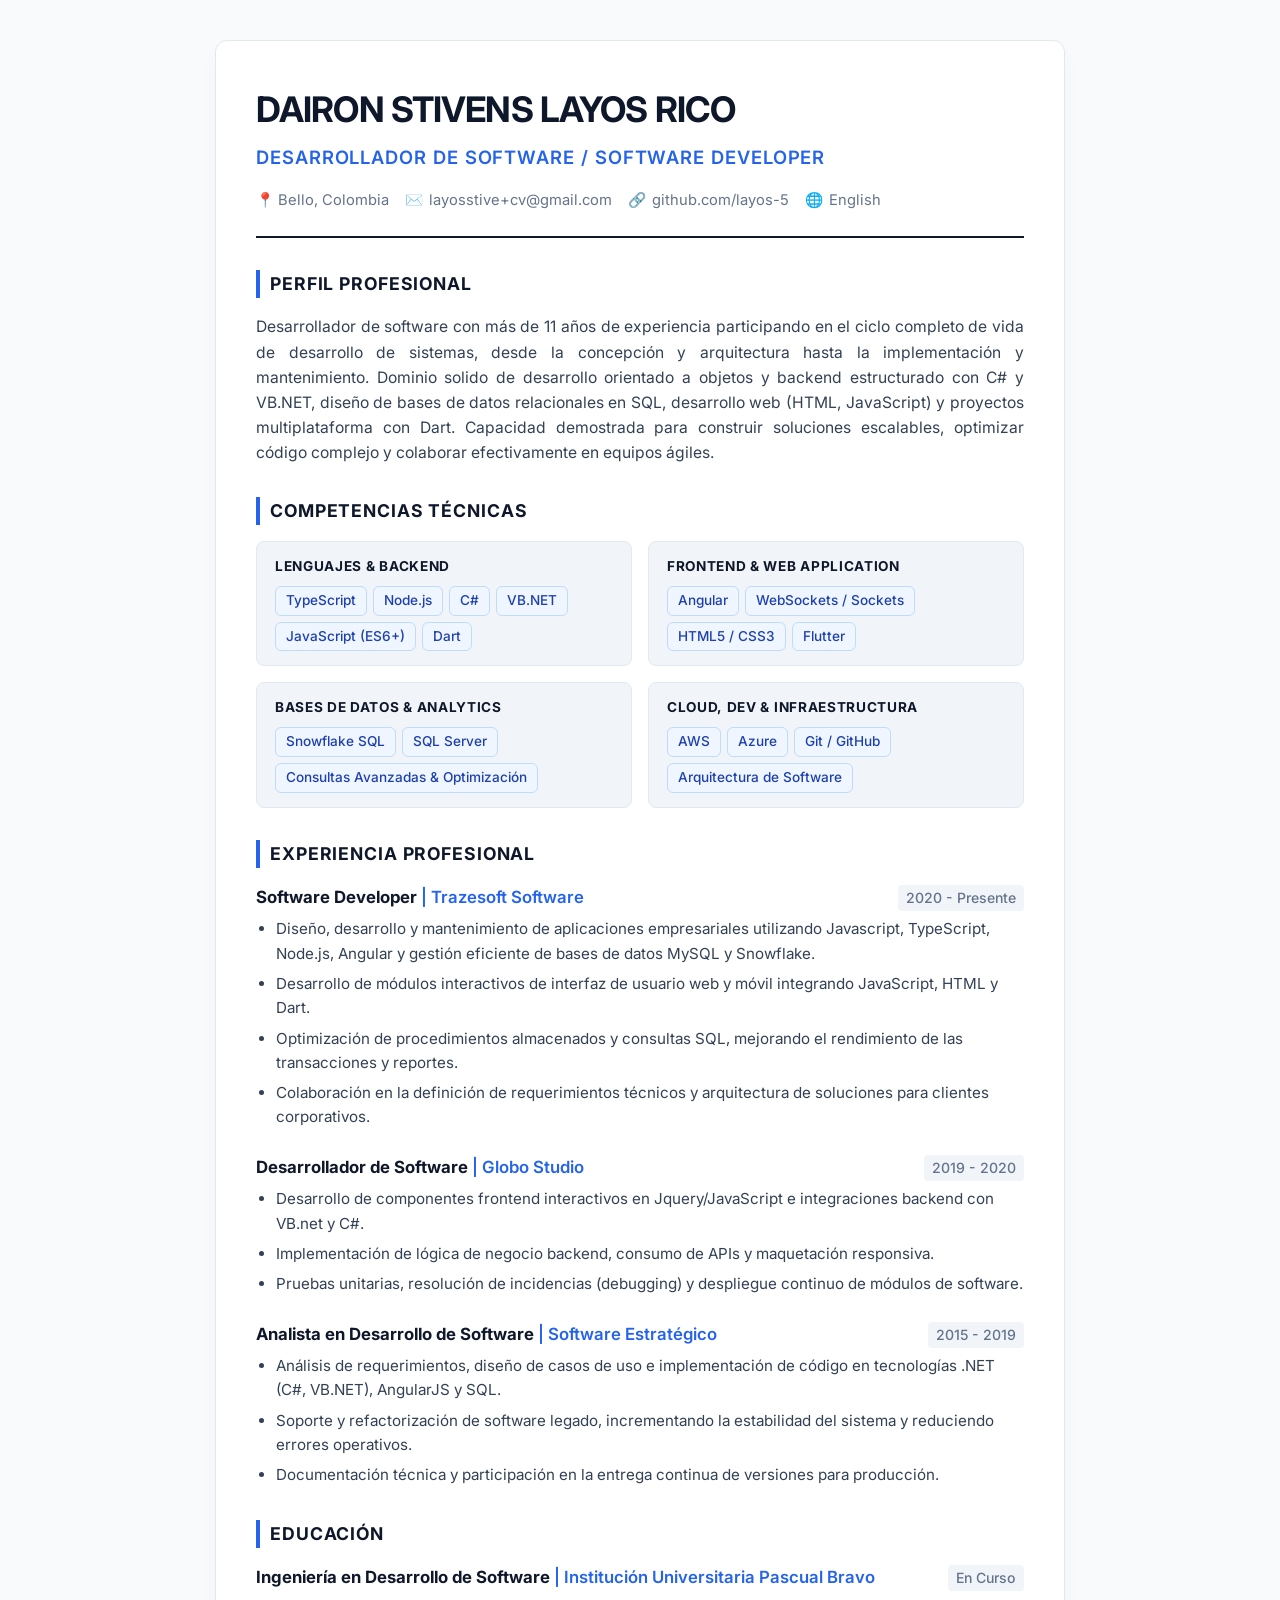
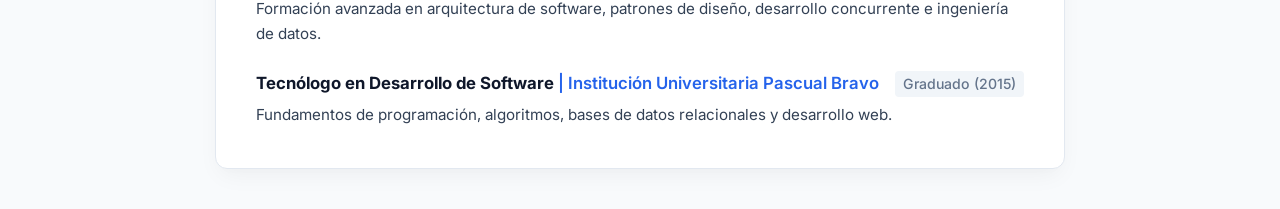
<file: index.html>
<!DOCTYPE html>
<html lang="es">
<head>
    <meta charset="UTF-8">
    <meta http-equiv="X-UA-Compatible" content="IE=edge">
    <meta name="viewport" content="width=device-width, initial-scale=1.0">
    
    <title>Dairon Stivens Layos Rico - Software Developer CV</title>
    
    <link rel="preconnect" href="https://fonts.googleapis.com">
    <link rel="preconnect" href="https://fonts.gstatic.com" crossorigin>
    <link href="https://fonts.googleapis.com/css2?family=Inter:wght@300;400;500;600;700&display=swap" rel="stylesheet">

    <link href="css/style.css" rel="stylesheet" />
    
</head>
<body>

    <main class="cv-container">
        
        <!-- Header -->
        <header>
            <h1 class="name">Dairon Stivens Layos Rico</h1>
            <div class="subtitle">Desarrollador de Software / Software Developer</div>
            <div class="contact-bar">
                
                <div class="contact-item">
                    📍 Bello, Colombia
                </div>
                
                <div class="contact-item">
                    ✉️ <a href="mailto:layosstive+cv@gmail.com">layosstive+cv@gmail.com</a>
                </div>
                
                <div class="contact-item">
                    🔗 <a href="https://github.com/layos-5" target="_blank">github.com/layos-5</a>                    
                </div>

                <div class="contact-item lang-switch">
                    🌐 <a href="index_en.html">English</a>
                </div>
            </div>
        </header>

        <!-- Perfil Profesional -->
        <section>
            <h2 class="section-title">Perfil Profesional</h2>
            <p class="profile-text">
                Desarrollador de software con más de 11 años de experiencia participando en el ciclo completo de vida de desarrollo de sistemas, desde la concepción y arquitectura hasta la implementación y mantenimiento. Dominio solido de desarrollo orientado a objetos y backend estructurado con C# y VB.NET, diseño de bases de datos relacionales en SQL, desarrollo web (HTML, JavaScript) y proyectos multiplataforma con Dart. Capacidad demostrada para construir soluciones escalables, optimizar código complejo y colaborar efectivamente en equipos ágiles.
            </p>
        </section>

        <!-- Competencias T茅cnicas -->
        <section>
            <h2 class="section-title">Competencias Técnicas</h2>
            <div class="skills-grid">
                
                <div class="skill-group">
                    <div class="skill-group-title">Lenguajes & Backend</div>
                    <div class="badges">
                        <span class="badge">TypeScript</span>
                        <span class="badge">Node.js</span>
                        <span class="badge">C#</span>
                        <span class="badge">VB.NET</span>
                        <span class="badge">JavaScript (ES6+)</span>
                        <span class="badge">Dart</span>
                    </div>
                </div>
                
                <div class="skill-group">
                    <div class="skill-group-title">Frontend & Web Application</div>
                    <div class="badges">
                        <span class="badge">Angular</span>
                        <span class="badge">WebSockets / Sockets</span>
                        <span class="badge">HTML5 / CSS3</span>
                        <span class="badge">Flutter</span>
                    </div>
                </div>
                
                <div class="skill-group">
                    <div class="skill-group-title">Bases de Datos & Analytics</div>
                    <div class="badges">
                        <span class="badge">Snowflake SQL</span>
                        <span class="badge">SQL Server</span>
                        <span class="badge">Consultas Avanzadas & Optimización</span>
                    </div>
                </div>
                
                <div class="skill-group">
                    <div class="skill-group-title">Cloud, Dev & Infraestructura</div>
                    <div class="badges">
                        <span class="badge">AWS</span>
                        <span class="badge">Azure</span>
                        <span class="badge">Git / GitHub</span>
                        <span class="badge">Arquitectura de Software</span>
                    </div>
                </div>            
            </div>
        </section>

        <!-- Experiencia Profesional -->
        <section>
            <h2 class="section-title">Experiencia Profesional</h2>

            <div class="timeline-item">
                <div class="item-header">
                    <div class="role">Software Developer <span class="company">| Trazesoft Software</span></div>
                    <div class="date">2020 - Presente</div>
                </div>
                <div class="item-body">
                    <ul>
                        <li>Diseño, desarrollo y mantenimiento de aplicaciones empresariales utilizando Javascript, TypeScript, Node.js, Angular y gestión eficiente de bases de datos MySQL y Snowflake.</li>
                        <li>Desarrollo de módulos interactivos de interfaz de usuario web y móvil integrando JavaScript, HTML y Dart.</li>
                        <li>Optimización de procedimientos almacenados y consultas SQL, mejorando el rendimiento de las transacciones y reportes.</li>
                        <li>Colaboración en la definición de requerimientos técnicos y arquitectura de soluciones para clientes corporativos.</li>
                    </ul>
                </div>
            </div>

            <div class="timeline-item">
                <div class="item-header">
                    <div class="role">Desarrollador de Software <span class="company">| Globo Studio</span></div>
                    <div class="date">2019 - 2020</div>
                </div>
                <div class="item-body">
                    <ul>
                        <li>Desarrollo de componentes frontend interactivos en Jquery/JavaScript e integraciones backend con VB.net y C#.</li>
                        <li>Implementación de lógica de negocio backend, consumo de APIs y maquetación responsiva.</li>
                        <li>Pruebas unitarias, resolución de incidencias (debugging) y despliegue continuo de módulos de software.</li>
                    </ul>
                </div>
            </div>

            <div class="timeline-item">
                <div class="item-header">
                    <div class="role">Analista en Desarrollo de Software <span class="company">| Software Estratégico</span></div>
                    <div class="date">2015 - 2019</div>
                </div>
                <div class="item-body">
                    <ul>
                        <li>Análisis de requerimientos, diseño de casos de uso e implementación de código en tecnologías .NET (C#, VB.NET), AngularJS y SQL.</li>
                        <li>Soporte y refactorización de software legado, incrementando la estabilidad del sistema y reduciendo errores operativos.</li>
                        <li>Documentación técnica y participación en la entrega continua de versiones para producción.</li>
                    </ul>
                </div>
            </div>
        </section>

        <!-- Educaci贸n -->
        <section>
            <h2 class="section-title">Educación</h2>

            <div class="timeline-item">
                <div class="item-header">
                    <div class="role">Ingeniería en Desarrollo de Software <span class="company">| Institución Universitaria Pascual Bravo</span> </div>
                    <div class="date">En Curso</div>
                </div>
                <div class="item-body">
                    <p style="font-size: 0.95rem; color: var(--text-main);">Formación avanzada en arquitectura de software, patrones de diseño, desarrollo concurrente e ingeniería de datos.</p>
                </div>
            </div>

            <div class="timeline-item">
                <div class="item-header">
                    <div class="role">Tecnólogo en Desarrollo de Software <span class="company">| Institución Universitaria Pascual Bravo</span></div>
                    <div class="date">Graduado (2015)</div>
                </div>
                <div class="item-body">
                    <p style="font-size: 0.95rem; color: var(--text-main);">Fundamentos de programación, algoritmos, bases de datos relacionales y desarrollo web.</p>
                </div>
            </div>
        </section>

    </main>

</body>
</html>
</file>
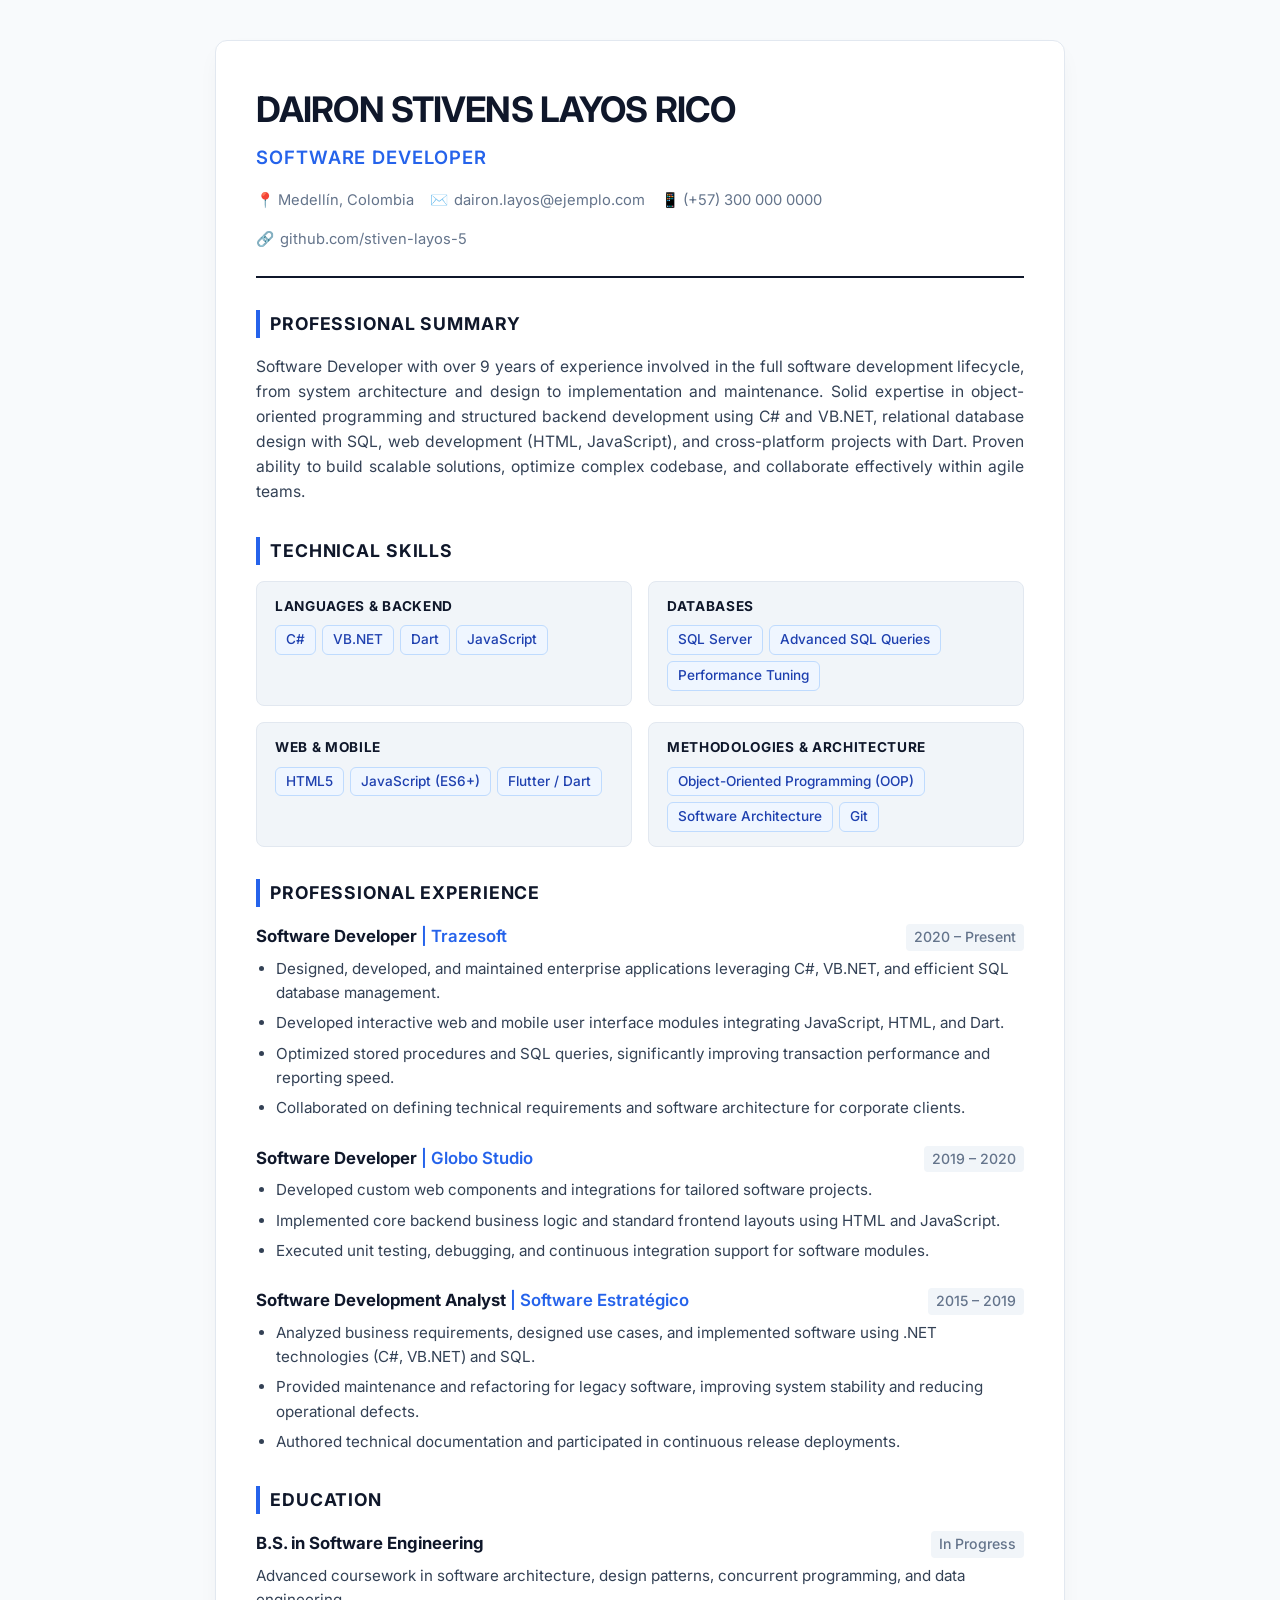
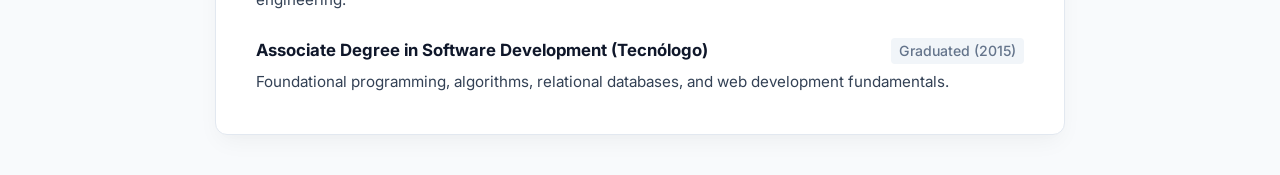
<file: en.html>
<!DOCTYPE html>
<html lang="en">
<head>
    <meta charset="UTF-8">
    <meta http-equiv="X-UA-Compatible" content="IE=edge">
    <meta name="viewport" content="width=device-width, initial-scale=1.0">
  
    <title>Dairon Stivens Layos Rico - Software Developer Resume</title>
  
    <link rel="preconnect" href="https://fonts.googleapis.com">
    <link rel="preconnect" href="https://fonts.gstatic.com" crossorigin>
    <link href="https://fonts.googleapis.com/css2?family=Inter:wght@300;400;500;600;700&display=swap" rel="stylesheet">

    <link href="css/style.css" rel="stylesheet" />
</head>
<body>

    <main class="cv-container">
        
        <!-- Header -->
        <header>
            <h1 class="name">Dairon Stivens Layos Rico</h1>
            <div class="subtitle">Software Developer</div>
            <div class="contact-bar">
                <div class="contact-item">📍 Medellín, Colombia</div>
                <div class="contact-item">✉️ <a href="mailto:dairon.layos@ejemplo.com">dairon.layos@ejemplo.com</a></div>
                <div class="contact-item">📱 (+57) 300 000 0000</div>
                <div class="contact-item">🔗 <a href="https://github.com/stiven-layos-5" target="_blank">github.com/stiven-layos-5</a></div>
            </div>
        </header>

        <!-- Professional Summary -->
        <section>
            <h2 class="section-title">Professional Summary</h2>
            <p class="profile-text">
                Software Developer with over 9 years of experience involved in the full software development lifecycle, from system architecture and design to implementation and maintenance. Solid expertise in object-oriented programming and structured backend development using C# and VB.NET, relational database design with SQL, web development (HTML, JavaScript), and cross-platform projects with Dart. Proven ability to build scalable solutions, optimize complex codebase, and collaborate effectively within agile teams.
            </p>
        </section>

        <!-- Technical Skills -->
        <section>
            <h2 class="section-title">Technical Skills</h2>
            <div class="skills-grid">
                <div class="skill-group">
                    <div class="skill-group-title">Languages & Backend</div>
                    <div class="badges">
                        <span class="badge">C#</span>
                        <span class="badge">VB.NET</span>
                        <span class="badge">Dart</span>
                        <span class="badge">JavaScript</span>
                    </div>
                </div>
                <div class="skill-group">
                    <div class="skill-group-title">Databases</div>
                    <div class="badges">
                        <span class="badge">SQL Server</span>
                        <span class="badge">Advanced SQL Queries</span>
                        <span class="badge">Performance Tuning</span>
                    </div>
                </div>
                <div class="skill-group">
                    <div class="skill-group-title">Web & Mobile</div>
                    <div class="badges">
                        <span class="badge">HTML5</span>
                        <span class="badge">JavaScript (ES6+)</span>
                        <span class="badge">Flutter / Dart</span>
                    </div>
                </div>
                <div class="skill-group">
                    <div class="skill-group-title">Methodologies & Architecture</div>
                    <div class="badges">
                        <span class="badge">Object-Oriented Programming (OOP)</span>
                        <span class="badge">Software Architecture</span>
                        <span class="badge">Git</span>
                    </div>
                </div>
            </div>
        </section>

        <!-- Professional Experience -->
        <section>
            <h2 class="section-title">Professional Experience</h2>

            <div class="timeline-item">
                <div class="item-header">
                    <div class="role">Software Developer <span class="company">| Trazesoft</span></div>
                    <div class="date">2020 – Present</div>
                </div>
                <div class="item-body">
                    <ul>
                        <li>Designed, developed, and maintained enterprise applications leveraging C#, VB.NET, and efficient SQL database management.</li>
                        <li>Developed interactive web and mobile user interface modules integrating JavaScript, HTML, and Dart.</li>
                        <li>Optimized stored procedures and SQL queries, significantly improving transaction performance and reporting speed.</li>
                        <li>Collaborated on defining technical requirements and software architecture for corporate clients.</li>
                    </ul>
                </div>
            </div>

            <div class="timeline-item">
                <div class="item-header">
                    <div class="role">Software Developer <span class="company">| Globo Studio</span></div>
                    <div class="date">2019 – 2020</div>
                </div>
                <div class="item-body">
                    <ul>
                        <li>Developed custom web components and integrations for tailored software projects.</li>
                        <li>Implemented core backend business logic and standard frontend layouts using HTML and JavaScript.</li>
                        <li>Executed unit testing, debugging, and continuous integration support for software modules.</li>
                    </ul>
                </div>
            </div>

            <div class="timeline-item">
                <div class="item-header">
                    <div class="role">Software Development Analyst <span class="company">| Software Estratégico</span></div>
                    <div class="date">2015 – 2019</div>
                </div>
                <div class="item-body">
                    <ul>
                        <li>Analyzed business requirements, designed use cases, and implemented software using .NET technologies (C#, VB.NET) and SQL.</li>
                        <li>Provided maintenance and refactoring for legacy software, improving system stability and reducing operational defects.</li>
                        <li>Authored technical documentation and participated in continuous release deployments.</li>
                    </ul>
                </div>
            </div>
        </section>

        <!-- Education -->
        <section>
            <h2 class="section-title">Education</h2>

            <div class="timeline-item">
                <div class="item-header">
                    <div class="role">B.S. in Software Engineering</div>
                    <div class="date">In Progress</div>
                </div>
                <div class="item-body">
                    <p style="font-size: 0.95rem;">Advanced coursework in software architecture, design patterns, concurrent programming, and data engineering.</p>
                </div>
            </div>

            <div class="timeline-item">
                <div class="item-header">
                    <div class="role">Associate Degree in Software Development (Tecnólogo)</div>
                    <div class="date">Graduated (2015)</div>
                </div>
                <div class="item-body">
                    <p style="font-size: 0.95rem;">Foundational programming, algorithms, relational databases, and web development fundamentals.</p>
                </div>
            </div>
        </section>

    </main>

</body>
</html>
</file>
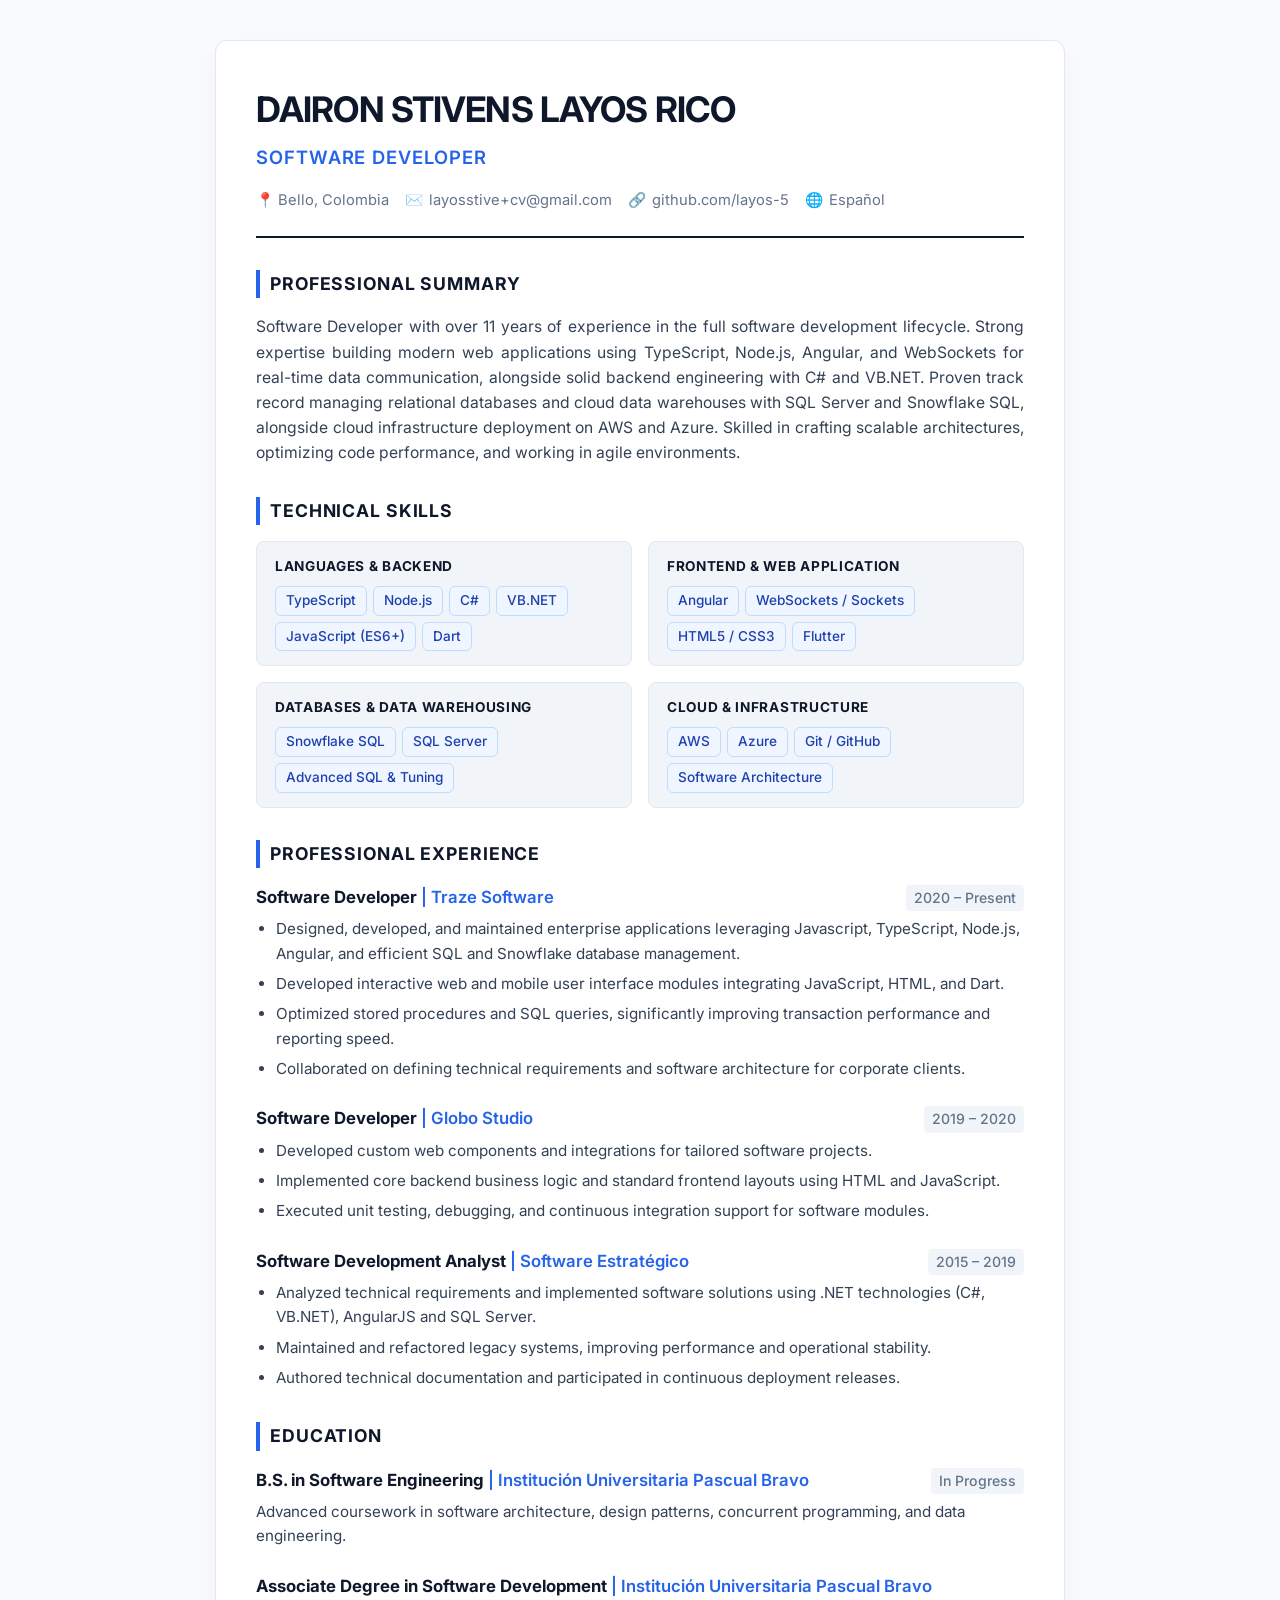
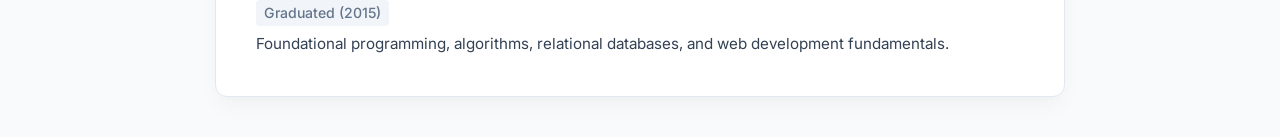
<file: index_en.html>
<!DOCTYPE html>
<html lang="en">
<head>
    <meta charset="UTF-8">
    <meta http-equiv="X-UA-Compatible" content="IE=edge">
    <meta name="viewport" content="width=device-width, initial-scale=1.0">
  
    <title>Dairon Stivens Layos Rico - Software Developer Resume</title>
  
    <link rel="preconnect" href="https://fonts.googleapis.com">
    <link rel="preconnect" href="https://fonts.gstatic.com" crossorigin>
    <link href="https://fonts.googleapis.com/css2?family=Inter:wght@300;400;500;600;700&display=swap" rel="stylesheet">

    <link href="css/style.css" rel="stylesheet" />
</head>
<body>

    <main class="cv-container">
        
        <!-- Header -->
        <header>
            <h1 class="name">Dairon Stivens Layos Rico</h1>
            <div class="subtitle">Software Developer</div>
            <div class="contact-bar">
                <div class="contact-item">
                    📍 Bello, Colombia
                </div>
                
                <div class="contact-item">
                    ✉️ <a href="mailto:layosstive+cv@gmail.com">layosstive+cv@gmail.com</a>
                </div>
                
                <div class="contact-item">
                    🔗 <a href="https://github.com/layos-5" target="_blank">github.com/layos-5</a>                    
                </div>

                <div class="contact-item lang-switch">
                    🌐 <a href="index.html">Español</a>
                </div>
            </div>
        </header>

        <!-- Professional Summary -->
        <section>
            <h2 class="section-title">Professional Summary</h2>
            <p class="profile-text">
                Software Developer with over 11 years of experience in the full software development lifecycle. Strong expertise building modern web applications using TypeScript, Node.js, Angular, and WebSockets for real-time data communication, alongside solid backend engineering with C# and VB.NET. Proven track record managing relational databases and cloud data warehouses with SQL Server and Snowflake SQL, alongside cloud infrastructure deployment on AWS and Azure. Skilled in crafting scalable architectures, optimizing code performance, and working in agile environments.
            </p>
        </section>

        <!-- Technical Skills -->
        <section>
            <h2 class="section-title">Technical Skills</h2>
            <div class="skills-grid">
                <div class="skill-group">
                    <div class="skill-group-title">Languages & Backend</div>
                    <div class="badges">
                        <span class="badge">TypeScript</span>
                        <span class="badge">Node.js</span>
                        <span class="badge">C#</span>
                        <span class="badge">VB.NET</span>
                        <span class="badge">JavaScript (ES6+)</span>
                        <span class="badge">Dart</span>
                    </div>
                </div>
                <div class="skill-group">
                    <div class="skill-group-title">Frontend & Web Application</div>
                    <div class="badges">
                        <span class="badge">Angular</span>
                        <span class="badge">WebSockets / Sockets</span>
                        <span class="badge">HTML5 / CSS3</span>
                        <span class="badge">Flutter</span>
                    </div>
                </div>
                <div class="skill-group">
                    <div class="skill-group-title">Databases & Data Warehousing</div>
                    <div class="badges">
                        <span class="badge">Snowflake SQL</span>
                        <span class="badge">SQL Server</span>
                        <span class="badge">Advanced SQL & Tuning</span>
                    </div>
                </div>
                <div class="skill-group">
                    <div class="skill-group-title">Cloud & Infrastructure</div>
                    <div class="badges">
                        <span class="badge">AWS</span>
                        <span class="badge">Azure</span>
                        <span class="badge">Git / GitHub</span>
                        <span class="badge">Software Architecture</span>
                    </div>
                </div>
            </div>
        </section>

        <!-- Professional Experience -->
        <section>
            <h2 class="section-title">Professional Experience</h2>

            <div class="timeline-item">
                <div class="item-header">
                    <div class="role">Software Developer <span class="company">| Traze Software</span></div>
                    <div class="date">2020 – Present</div>
                </div>
                <div class="item-body">
                    <ul>
                        <li>Designed, developed, and maintained enterprise applications leveraging Javascript, TypeScript, Node.js, Angular, and efficient SQL and Snowflake database management.</li>
                        <li>Developed interactive web and mobile user interface modules integrating JavaScript, HTML, and Dart.</li>
                        <li>Optimized stored procedures and SQL queries, significantly improving transaction performance and reporting speed.</li>
                        <li>Collaborated on defining technical requirements and software architecture for corporate clients.</li>
                    </ul>
                </div>
            </div>

            <div class="timeline-item">
                <div class="item-header">
                    <div class="role">Software Developer <span class="company">| Globo Studio</span></div>
                    <div class="date">2019 – 2020</div>
                </div>
                <div class="item-body">
                    <ul>
                        <li>Developed custom web components and integrations for tailored software projects.</li>
                        <li>Implemented core backend business logic and standard frontend layouts using HTML and JavaScript.</li>
                        <li>Executed unit testing, debugging, and continuous integration support for software modules.</li>
                    </ul>
                </div>
            </div>

            <div class="timeline-item">
                <div class="item-header">
                    <div class="role">Software Development Analyst <span class="company">| Software Estratégico</span></div>
                    <div class="date">2015 – 2019</div>
                </div>
                <div class="item-body">
                    <ul>
                        <li>Analyzed technical requirements and implemented software solutions using .NET technologies (C#, VB.NET), AngularJS and SQL Server.</li>
                        <li>Maintained and refactored legacy systems, improving performance and operational stability.</li>
                        <li>Authored technical documentation and participated in continuous deployment releases.</li>
                    </ul>
                </div>
            </div>
        </section>

        <!-- Education -->
        <section>
            <h2 class="section-title">Education</h2>

            <div class="timeline-item">
                <div class="item-header">
                    <div class="role">B.S. in Software Engineering <span class="company">| Institución Universitaria Pascual Bravo</span></div>
                    <div class="date">In Progress</div>
                </div>
                <div class="item-body">
                    <p style="font-size: 0.95rem;">Advanced coursework in software architecture, design patterns, concurrent programming, and data engineering.</p>
                </div>
            </div>

            <div class="timeline-item">
                <div class="item-header">
                    <div class="role">Associate Degree in Software Development <span class="company">| Institución Universitaria Pascual Bravo</span></div>
                    <div class="date">Graduated (2015)</div>
                </div>
                <div class="item-body">
                    <p style="font-size: 0.95rem;">Foundational programming, algorithms, relational databases, and web development fundamentals.</p>
                </div>
            </div>
        </section>

    </main>

</body>
</html>
</file>
<file: css/style.css>
:root {
    --primary: #0f172a;
    --accent: #2563eb;
            --accent-hover: #1d4ed8;
            --text-main: #334155;
            --text-muted: #64748b;
            --bg-body: #f8fafc;
            --bg-card: #ffffff;
            --border-color: #e2e8f0;
            --badge-bg: #eff6ff;
            --badge-text: #1e40af;
            --badge-border: #bfdbfe;
        }

        * {
            box-sizing: border-box;
            margin: 0;
            padding: 0;
        }

        body {
            font-family: 'Inter', -apple-system, BlinkMacSystemFont, 'Segoe UI', Roboto, sans-serif;
            background-color: var(--bg-body);
            color: var(--text-main);
            line-height: 1.6;
            padding: 40px 20px;
        }

        .cv-container {
            max-width: 850px;
            margin: 0 auto;
            background: var(--bg-card);
            padding: 40px;
            border-radius: 12px;
            box-shadow: 0 10px 25px -5px rgba(0, 0, 0, 0.05), 0 8px 10px -6px rgba(0, 0, 0, 0.01);
            border: 1px solid var(--border-color);
        }

        /* Header section */
        header {
            border-bottom: 2px solid var(--primary);
            padding-bottom: 24px;
            margin-bottom: 32px;
        }

        h1.name {
            font-size: 2.2rem;
            font-weight: 700;
            color: var(--primary);
            letter-spacing: -0.025em;
            text-transform: uppercase;
            margin-bottom: 6px;
        }

        .subtitle {
            font-size: 1.15rem;
            font-weight: 600;
            color: var(--accent);
            text-transform: uppercase;
            letter-spacing: 0.05em;
            margin-bottom: 16px;
        }

        .contact-bar {
            display: flex;
            flex-wrap: wrap;
            gap: 16px;
            font-size: 0.92rem;
            color: var(--text-muted);
        }

        .contact-item {
            display: flex;
            align-items: center;
            gap: 6px;
        }

        .contact-item a {
            color: var(--text-muted);
            text-decoration: none;
            transition: color 0.2s;
        }

        .contact-item a:hover {
            color: var(--accent);
        }

        /* Section Styling */
        section {
            margin-bottom: 32px;
        }

        section:last-child {
            margin-bottom: 0;
        }

        .section-title {
            font-size: 1.1rem;
            font-weight: 700;
            color: var(--primary);
            text-transform: uppercase;
            letter-spacing: 0.05em;
            border-left: 4px solid var(--accent);
            padding-left: 10px;
            margin-bottom: 16px;
        }

        .profile-text {
            text-align: justify;
            color: var(--text-main);
            font-size: 0.98rem;
        }

        /* Skills badges */
        .skills-grid {
            display: grid;
            grid-template-columns: repeat(auto-fit, minmax(280px, 1fr));
            gap: 16px;
        }

        .skill-group {
            background-color: #f1f5f9;
            padding: 14px 18px;
            border-radius: 8px;
            border: 1px solid var(--border-color);
        }

        .skill-group-title {
            font-size: 0.85rem;
            font-weight: 700;
            color: var(--primary);
            text-transform: uppercase;
            letter-spacing: 0.05em;
            margin-bottom: 8px;
        }

        .badges {
            display: flex;
            flex-wrap: wrap;
            gap: 6px;
        }

        .badge {
            background-color: var(--badge-bg);
            color: var(--badge-text);
            border: 1px solid var(--badge-border);
            padding: 3px 10px;
            border-radius: 6px;
            font-size: 0.85rem;
            font-weight: 500;
        }

        /* Timeline Items (Experience & Education) */
        .timeline-item {
            margin-bottom: 24px;
        }

        .timeline-item:last-child {
            margin-bottom: 0;
        }

        .item-header {
            display: flex;
            justify-content: space-between;
            align-items: baseline;
            flex-wrap: wrap;
            margin-bottom: 6px;
        }

        .role {
            font-size: 1.05rem;
            font-weight: 700;
            color: var(--primary);
        }

        .company {
            color: var(--accent);
            font-weight: 600;
        }

        .date {
            font-size: 0.88rem;
            font-weight: 500;
            color: var(--text-muted);
            background-color: #f1f5f9;
            padding: 2px 8px;
            border-radius: 4px;
        }

        .item-body ul {
            list-style-type: disc;
            padding-left: 20px;
            margin-top: 6px;
        }

        .item-body li {
            font-size: 0.95rem;
            margin-bottom: 6px;
            color: var(--text-main);
        }

        /* Print styles */
        @media print {
            body {
                background-color: #ffffff;
                padding: 0;
            }
            .cv-container {
                box-shadow: none;
                border: none;
                padding: 0;
                max-width: 100%;
            }
            .date {
                background-color: transparent;
                padding: 0;
            }
            .skill-group {
                background-color: transparent;
            }
        }

        @media (max-width: 640px) {
            .cv-container {
                padding: 24px 18px;
            }
            h1.name {
                font-size: 1.75rem;
            }
            .item-header {
                flex-direction: column;
                gap: 4px;
            }
        }
</file>
